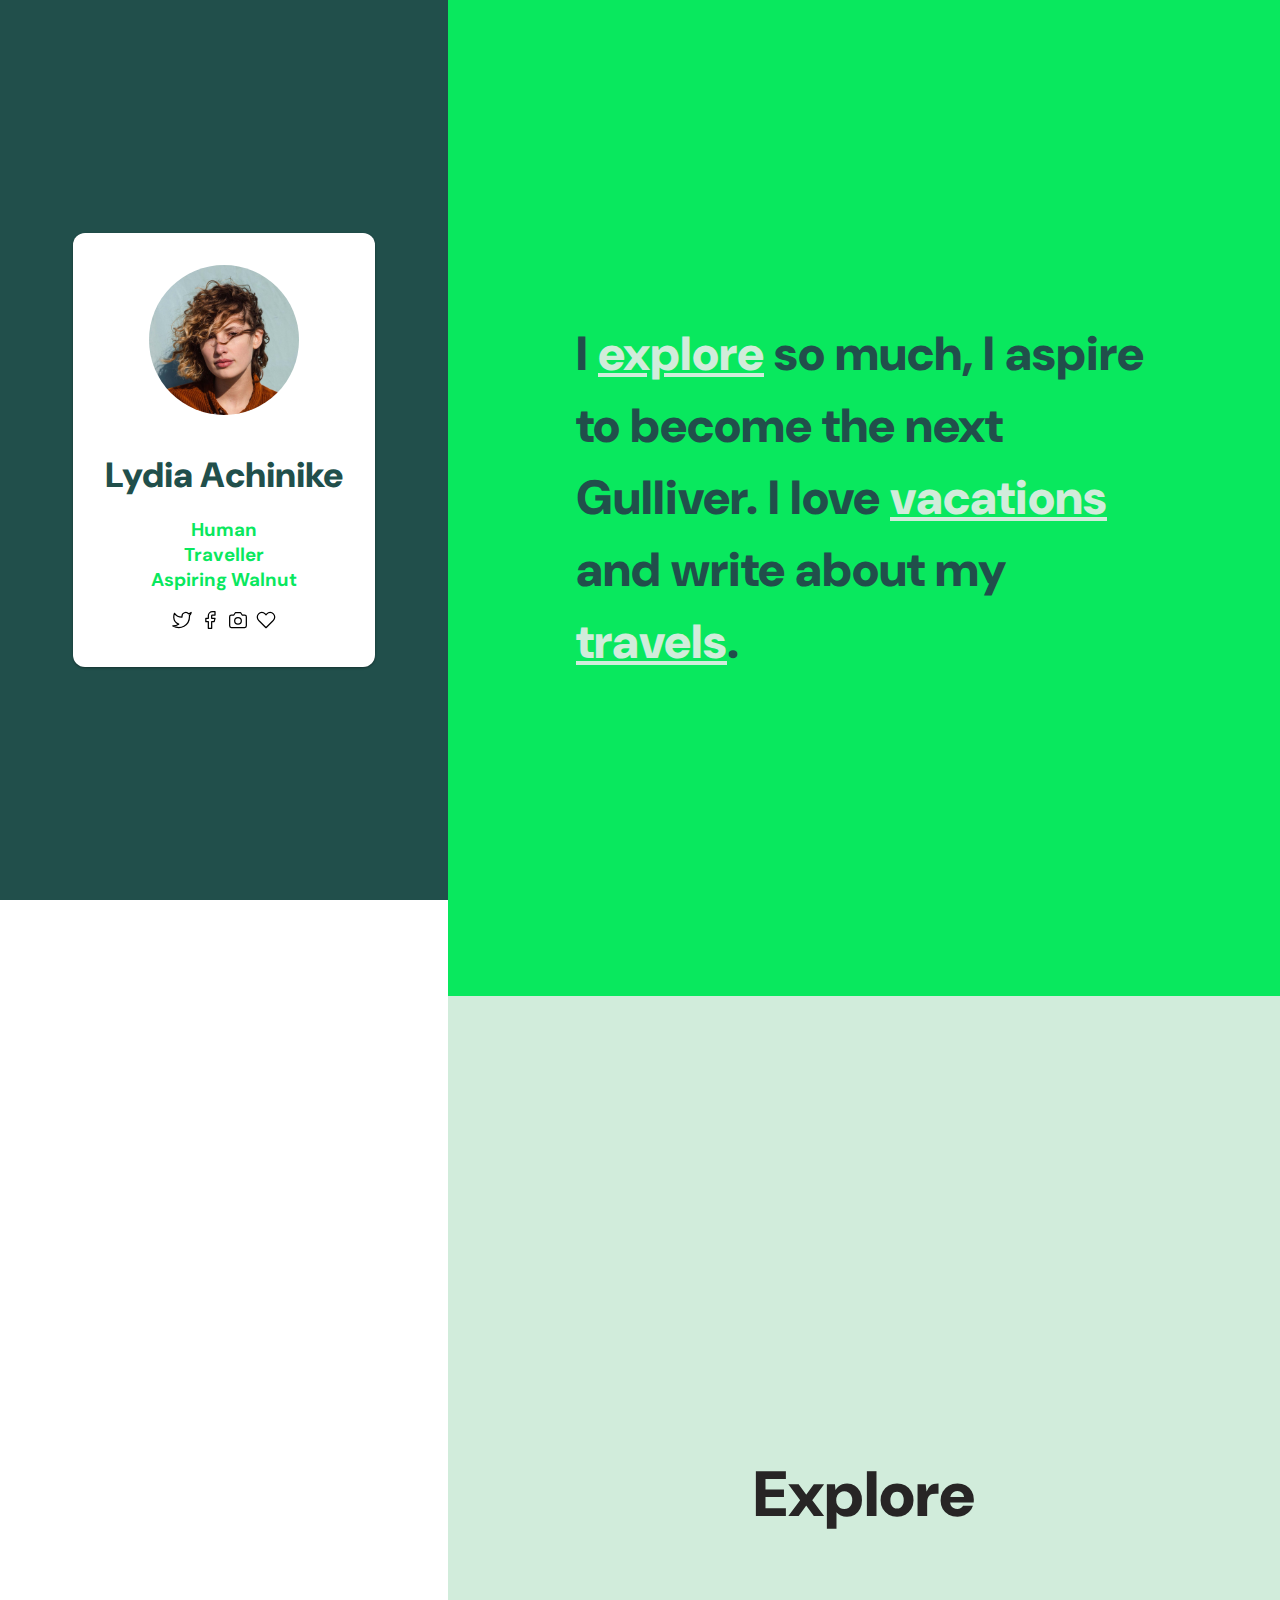
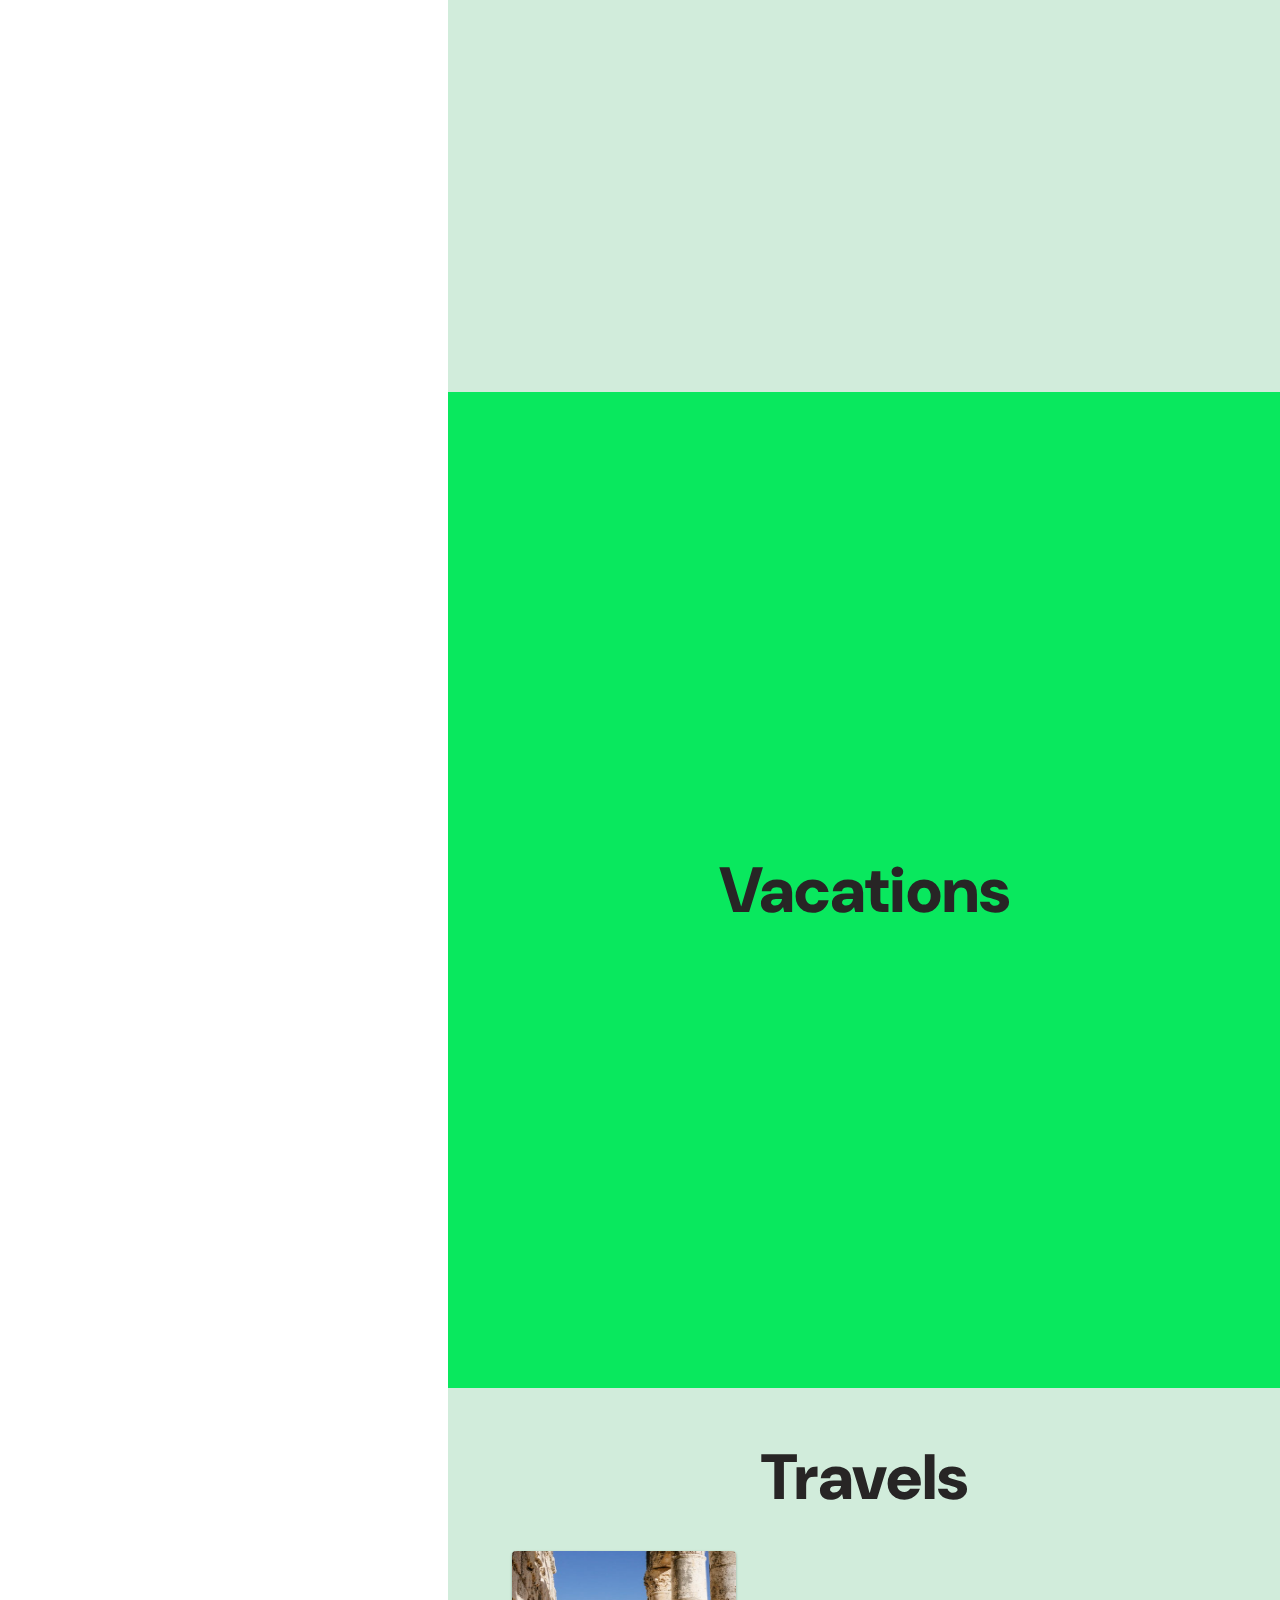
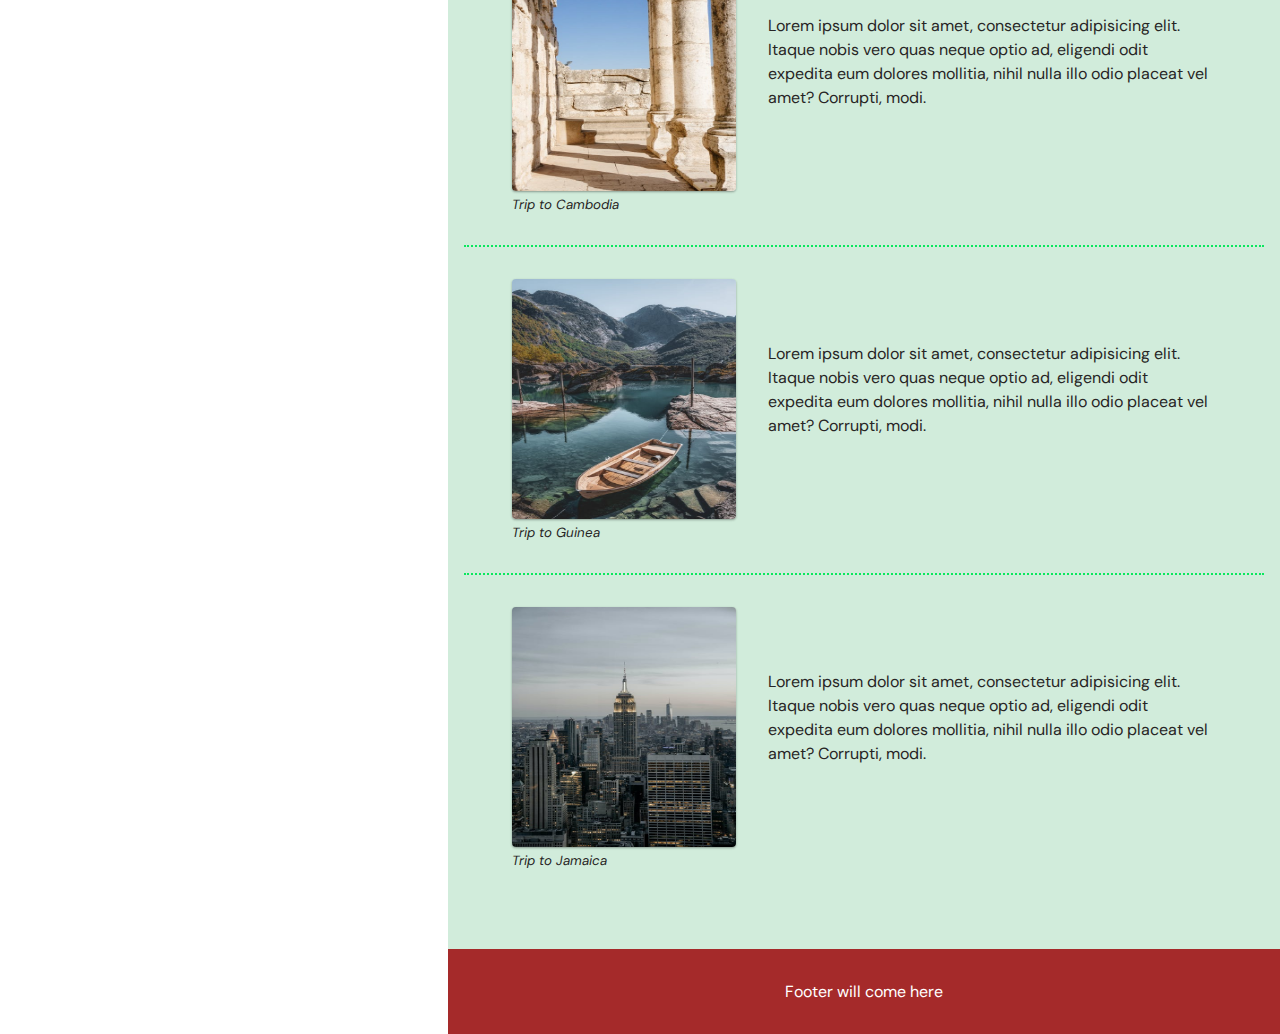
<file: index.html>
<!DOCTYPE html>
<html lang="en">
  <head>
    <meta charset="UTF-8" />
    <meta http-equiv="X-UA-Compatible" content="IE=edge" />
    <meta name="viewport" content="width=device-width, initial-scale=1.0" />
    <title>Portfolio</title>
    <link rel="preconnect" href="https://fonts.googleapis.com" />
    <link rel="preconnect" href="https://fonts.gstatic.com" crossorigin />
    <link
      href="https://fonts.googleapis.com/css2?family=DM+Sans:ital,wght@0,400;0,700;1,400;1,700&display=swap"
      rel="stylesheet"
    />
    <link rel="stylesheet" href="main.css" />
  </head>
  <body>
    <main>
      <section id="brief">
        <div class="shadow">
          <img src="lydia.jpeg" alt="Face" />
          <h1>Lydia Achinike</h1>
          <h3>
            Human<br />
            Traveller<br />
            Aspiring Walnut
          </h3>
          <p class="socials">
            <a href="https://twitter.com/aifodu"
              ><svg
                xmlns="http://www.w3.org/2000/svg"
                width="20"
                height="20"
                viewBox="0 0 24 24"
                fill="none"
                stroke="#000000"
                stroke-width="1.5"
                stroke-linecap="round"
                stroke-linejoin="round"
              >
                <path
                  d="M23 3a10.9 10.9 0 0 1-3.14 1.53 4.48 4.48 0 0 0-7.86 3v1A10.66 10.66 0 0 1 3 4s-4 9 5 13a11.64 11.64 0 0 1-7 2c9 5 20 0 20-11.5a4.5 4.5 0 0 0-.08-.83A7.72 7.72 0 0 0 23 3z"
                ></path></svg
            ></a>

            <a href="#">
              <svg
                xmlns="http://www.w3.org/2000/svg"
                width="20"
                height="20"
                viewBox="0 0 24 24"
                fill="none"
                stroke="#000000"
                stroke-width="1.5"
                stroke-linecap="round"
                stroke-linejoin="round"
              >
                <path
                  d="M18 2h-3a5 5 0 0 0-5 5v3H7v4h3v8h4v-8h3l1-4h-4V7a1 1 0 0 1 1-1h3z"
                ></path>
              </svg>
            </a>

            <a href="https://www.youtube.com/watch?v=-Hm8PSnSGyE">
              <svg
                xmlns="http://www.w3.org/2000/svg"
                width="20"
                height="20"
                viewBox="0 0 24 24"
                fill="none"
                stroke="#000000"
                stroke-width="1.5"
                stroke-linecap="round"
                stroke-linejoin="round"
              >
                <g transform="translate(2 3)">
                  <path
                    d="M20 16a2 2 0 0 1-2 2H2a2 2 0 0 1-2-2V5c0-1.1.9-2 2-2h3l2-3h6l2 3h3a2 2 0 0 1 2 2v11z"
                  />
                  <circle cx="10" cy="10" r="4" />
                </g>
              </svg>
            </a>

            <a href="https://facebook.com">
              <svg
                xmlns="http://www.w3.org/2000/svg"
                width="20"
                height="20"
                viewBox="0 0 24 24"
                fill="none"
                stroke="#000000"
                stroke-width="1.5"
                stroke-linecap="round"
                stroke-linejoin="round"
              >
                <path
                  d="M20.84 4.61a5.5 5.5 0 0 0-7.78 0L12 5.67l-1.06-1.06a5.5 5.5 0 0 0-7.78 7.78l1.06 1.06L12 21.23l7.78-7.78 1.06-1.06a5.5 5.5 0 0 0 0-7.78z"
                ></path>
              </svg>
            </a>
          </p>
        </div>
      </section>

      <section id="works">
        <article class="work about">
          <p>
            I <a href="#explore">explore</a> so much, I aspire to become the
            next Gulliver. I love <a href="#vacations">vacations</a> and write
            about my <a href="#travels">travels</a>.
          </p>
        </article>
        <article id="explore" class="work explore">
          <h2>Explore</h2>
        </article>
        <article id="vacations" class="work vacations">
          <h2>Vacations</h2>
        </article>
        <article id="travels" class="work travels">
          <h2>Travels</h2>

          <div class="travel-gallery">
            <div class="travel">
              <figure>
                <img
                  src="travels1.jpeg"
                  alt="Trip to Cambodia"
                  class="shadow"
                />
                <figcaption>Trip to Cambodia</figcaption>
              </figure>
              <p>
                Lorem ipsum dolor sit amet, consectetur adipisicing elit. Itaque
                nobis vero quas neque optio ad, eligendi odit expedita eum
                dolores mollitia, nihil nulla illo odio placeat vel amet?
                Corrupti, modi. <br />
                <a href="#">Read more..</a>
              </p>
            </div>
            <div class="travel">
              <figure>
                <img src="travels2.jpeg" alt="Trip to Guinea" class="shadow" />
                <figcaption>Trip to Guinea</figcaption>
              </figure>
              <p>
                Lorem ipsum dolor sit amet, consectetur adipisicing elit. Itaque
                nobis vero quas neque optio ad, eligendi odit expedita eum
                dolores mollitia, nihil nulla illo odio placeat vel amet?
                Corrupti, modi. <br />
                <a href="#">Read more..</a>
              </p>
            </div>
            <div class="travel">
              <figure>
                <img src="travels3.jpeg" alt="Trip to Jamaica" class="shadow" />
                <figcaption>Trip to Jamaica</figcaption>
              </figure>
              <p>
                Lorem ipsum dolor sit amet, consectetur adipisicing elit. Itaque
                nobis vero quas neque optio ad, eligendi odit expedita eum
                dolores mollitia, nihil nulla illo odio placeat vel amet?
                Corrupti, modi. <br />
                <a href="#">Read more..</a>
              </p>
            </div>
          </div>
        </article>
        <footer>Footer will come here</footer>
      </section>
    </main>
  </body>
</html>
</file>
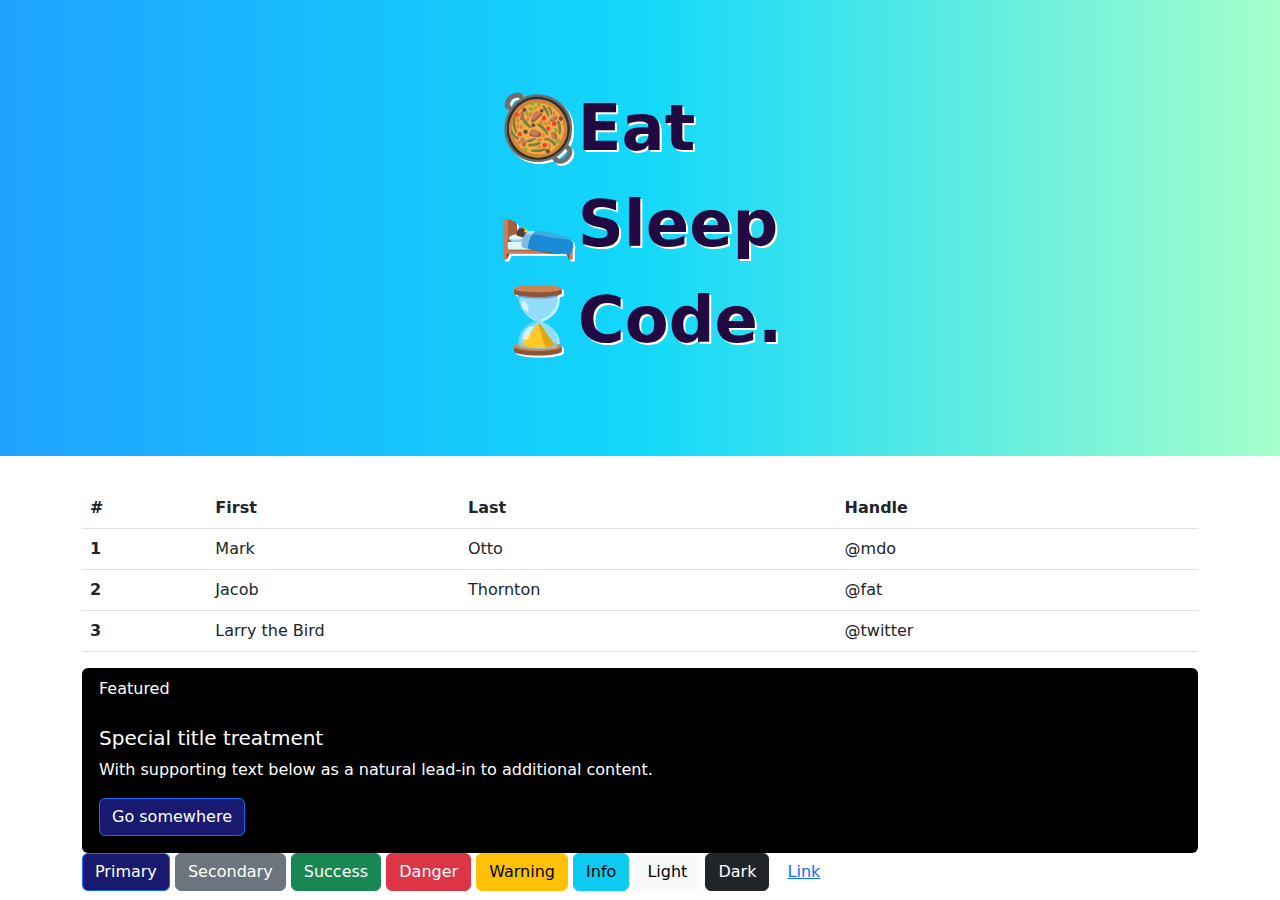
<file: about.html>
<!DOCTYPE html>
<html lang="en">
  <head>
    <meta charset="UTF-8" />
    <meta http-equiv="X-UA-Compatible" content="IE=edge" />
    <meta name="viewport" content="width=device-width, initial-scale=1.0" />
    <title>Bootstrapping</title>
    <!-- CSS only -->
    <link
      href="/bootstrap.min.css"
      rel="stylesheet"
      integrity="sha384-0evHe/X+R7YkIZDRvuzKMRqM+OrBnVFBL6DOitfPri4tjfHxaWutUpFmBp4vmVor"
      crossorigin="anonymous"
    />
    <link rel="stylesheet" href="/about.css" />
  </head>
  <body>
    <div class="jumbotron">
      <h1>
        &#129368;Eat<br />
        &#128716;Sleep<br />
        &#8987;Code.
      </h1>
    </div>
    <main class="container">
      <table class="table">
        <thead>
          <tr>
            <th scope="col">#</th>
            <th scope="col">First</th>
            <th scope="col">Last</th>
            <th scope="col">Handle</th>
          </tr>
        </thead>
        <tbody>
          <tr>
            <th scope="row">1</th>
            <td>Mark</td>
            <td>Otto</td>
            <td>@mdo</td>
          </tr>
          <tr>
            <th scope="row">2</th>
            <td>Jacob</td>
            <td>Thornton</td>
            <td>@fat</td>
          </tr>
          <tr>
            <th scope="row">3</th>
            <td colspan="2">Larry the Bird</td>
            <td>@twitter</td>
          </tr>
        </tbody>
      </table>

      <div class="card">
        <div class="card-header">Featured</div>
        <div class="card-body">
          <h5 class="card-title">Special title treatment</h5>
          <p class="card-text">
            With supporting text below as a natural lead-in to additional
            content.
          </p>
          <a href="#" class="btn btn-primary">Go somewhere</a>
        </div>
      </div>

      <div>
        <button type="button" class="btn btn-primary">Primary</button>
        <button type="button" class="btn btn-secondary">Secondary</button>
        <button type="button" class="btn btn-success">Success</button>
        <button type="button" class="btn btn-danger">Danger</button>
        <button type="button" class="btn btn-warning">Warning</button>
        <button type="button" class="btn btn-info">Info</button>
        <button type="button" class="btn btn-light">Light</button>
        <button type="button" class="btn btn-dark">Dark</button>

        <button type="button" class="btn btn-link">Link</button>
      </div>
    </main>
  </body>
</html>
</file>
<file: main.css>
*{
  margin: 0;
  padding: 0;
}

:root {
  --white: #ffffff;
  --light: #d1ecdb;
  --black: #272525;
  --primary: #214f4b;
  --secondary: #09e85e;
}

html {
  scroll-behavior: smooth;
}

body {
  color: var(--black);
  font-family: 'DM Sans', sans-serif;
}

main {
  display: flex;
}

section {
  height: 100vh;
}

section#brief {
  width: 35%;
  display: flex;
  flex-direction: column;
  background-color: #f7f4f4;
  
  background-color: var(--primary);

  position: fixed;

  align-items: center;
  justify-content: center;
}

section#brief div {
  text-align: center;
  padding: 2em;
  border-radius: 0.75em;
  background-color: var(--white);
}

section#brief div h1 {
  font-size: 2.2em;
  font-weight: 900;
   color: var(--primary);
}

section#brief div h3 {
   color: var(--secondary);
   margin: 1em 0;
}

section#brief div p {
  margin-top: 1em;
}

section#brief div img{
 height: 150px;
 width: 150px;
 object-fit: cover;
 object-position: top;
 margin-bottom: 2em;
 border-radius: 100%;
}

section#works {
  width: 65%;
  margin-left: 35%;
  display: flex;
  flex-direction: column;
}

.socials {
  margin-top: 1em;
  display: flex;
  gap: 0.5em;
  justify-content: center;
}

.work {
  display: flex;
  /* min-height: 100vh;
  max-height: 100%; */
  align-items: center;
  flex-direction: column;
  justify-content: center;
 
  padding: 3em 2em;
  background-color: var(--light);  
}


.work h2 {
 font-size: 4em;
  font-weight: 900;
  color: var(--black);
}

.work.about {
  line-height: 1.5;
  min-height: 100vh;
}

.work.about  p {
  font-size: 3em;
  padding: 0 2em;
  font-weight: 900;
}

.work.about  a {
  color: var(--light);
}

.work.explore {
  min-height: 100vh;
}

.work.vacations {
  min-height: 100vh;
}

.shadow {
  box-shadow: 0 1px 3px rgba(0,0,0,0.12), 0 1px 2px rgba(0,0,0,0.24);
  transition: all 0.3s cubic-bezier(.25,.8,.25,1);
}

.shadow:hover {
  box-shadow: 0 14px 28px rgba(0,0,0,0.25), 0 10px 10px rgba(0,0,0,0.22);
}

.work:nth-child(odd) {
  background-color: var(--secondary);
}

.work:nth-child(odd) {  
  color: #ffffff;
  color: var(--primary);
}

.work.travels {
  padding: 3em 0;
}

.travel-gallery {
  display: flex;  
  flex-direction: column;
}

.travel-gallery .travel {
  display: flex;
  padding: 2em 3em;
  margin: 0 1em;
  /* border-radius: 0.5em; */
  align-items: center;
  /* background-color: var(--white); */
}

.travel-gallery > .travel + .travel {
  border-top: 2px dotted var(--secondary);
}

.travel-gallery .travel figure {
  margin-right: 2em;
}

.travel-gallery .travel figure img {
  max-height: 15em;
  width: 14em;
  border-radius: 0.25em;
}

.travel-gallery .travel figure figcaption {
  font-size: smaller;
  font-style: italic;
}

.travel-gallery .travel p {
  line-height: 1.5;
}

.travel-gallery .travel p a {
  display: inline-block;
  text-decoration: none;
  margin-top: 1em;
  font-weight: 500;
  transition: opacity 500ms ease;

  opacity: 0;
  /* visibility: hidden; */
}

.travel-gallery .travel p:hover a {
  opacity: 1;
  /* visibility: visible; */
}

footer {
  display: flex;
  height: 120px;
  color: #ffffff;
  text-align:center;
  padding: 2em 0;
  
  align-items: center;
  flex-direction: column;
  justify-content: center;

  background-color: brown;
}
</file>
<file: about.css>
.jumbotron {
  background: #1FA2FF;  /* fallback for old browsers */
  background: -webkit-linear-gradient(to left, #A6FFCB, #12D8FA, #1FA2FF);  /* Chrome 10-25, Safari 5.1-6 */
  background: linear-gradient(to left, #A6FFCB, #12D8FA, #1FA2FF); /* W3C, IE 10+/ Edge, Firefox 16+, Chrome 26+, Opera 12+, Safari 7+ */

  padding: 5em 2em;
  margin-bottom: 2em;
  display: flex;
  place-content: center;
}  

.jumbotron h1 {
  font-size: 4em;
  font-weight: 700;
  line-height: 1.5;
  color: #230941;
  text-shadow: 2px 2px #ffffff;
}

.card {
  color: #ffffff;
  background-color: #000000;
}

.btn-primary {
  background-color: midnightblue;
}
</file>
